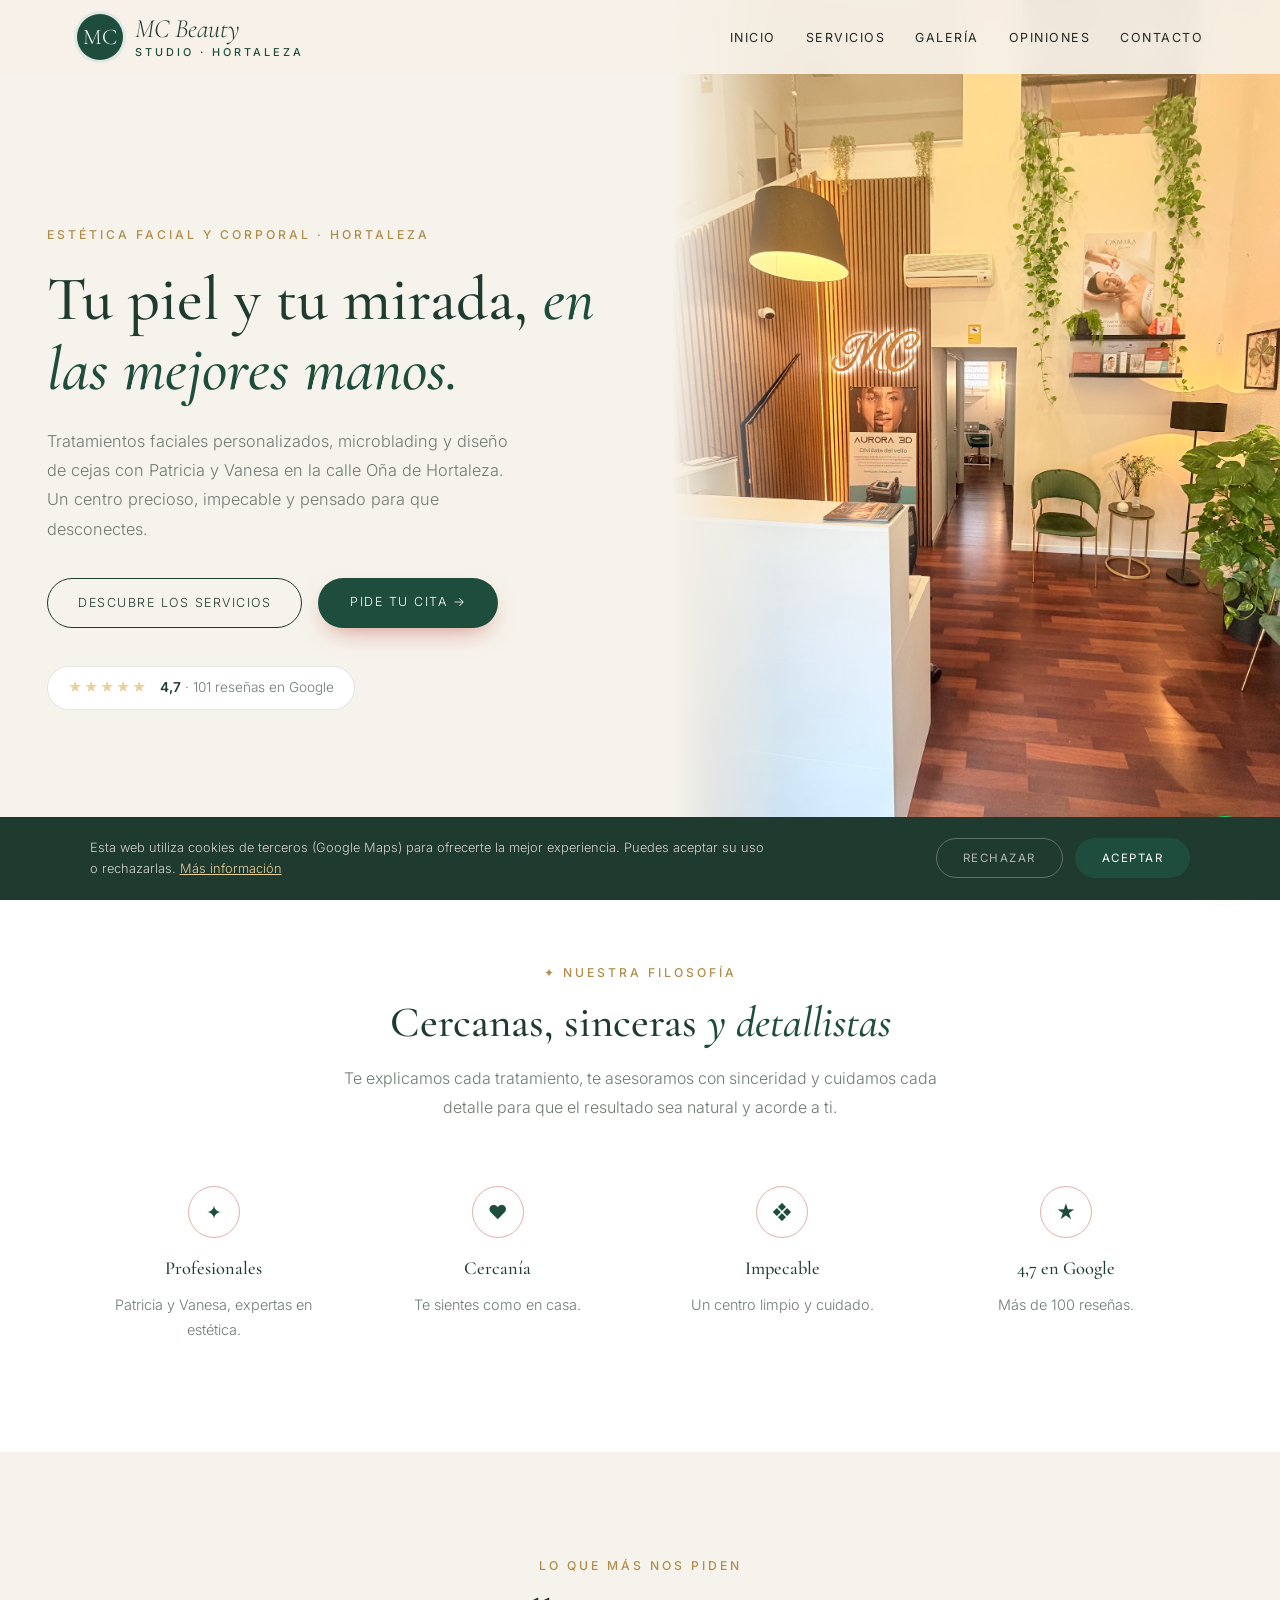
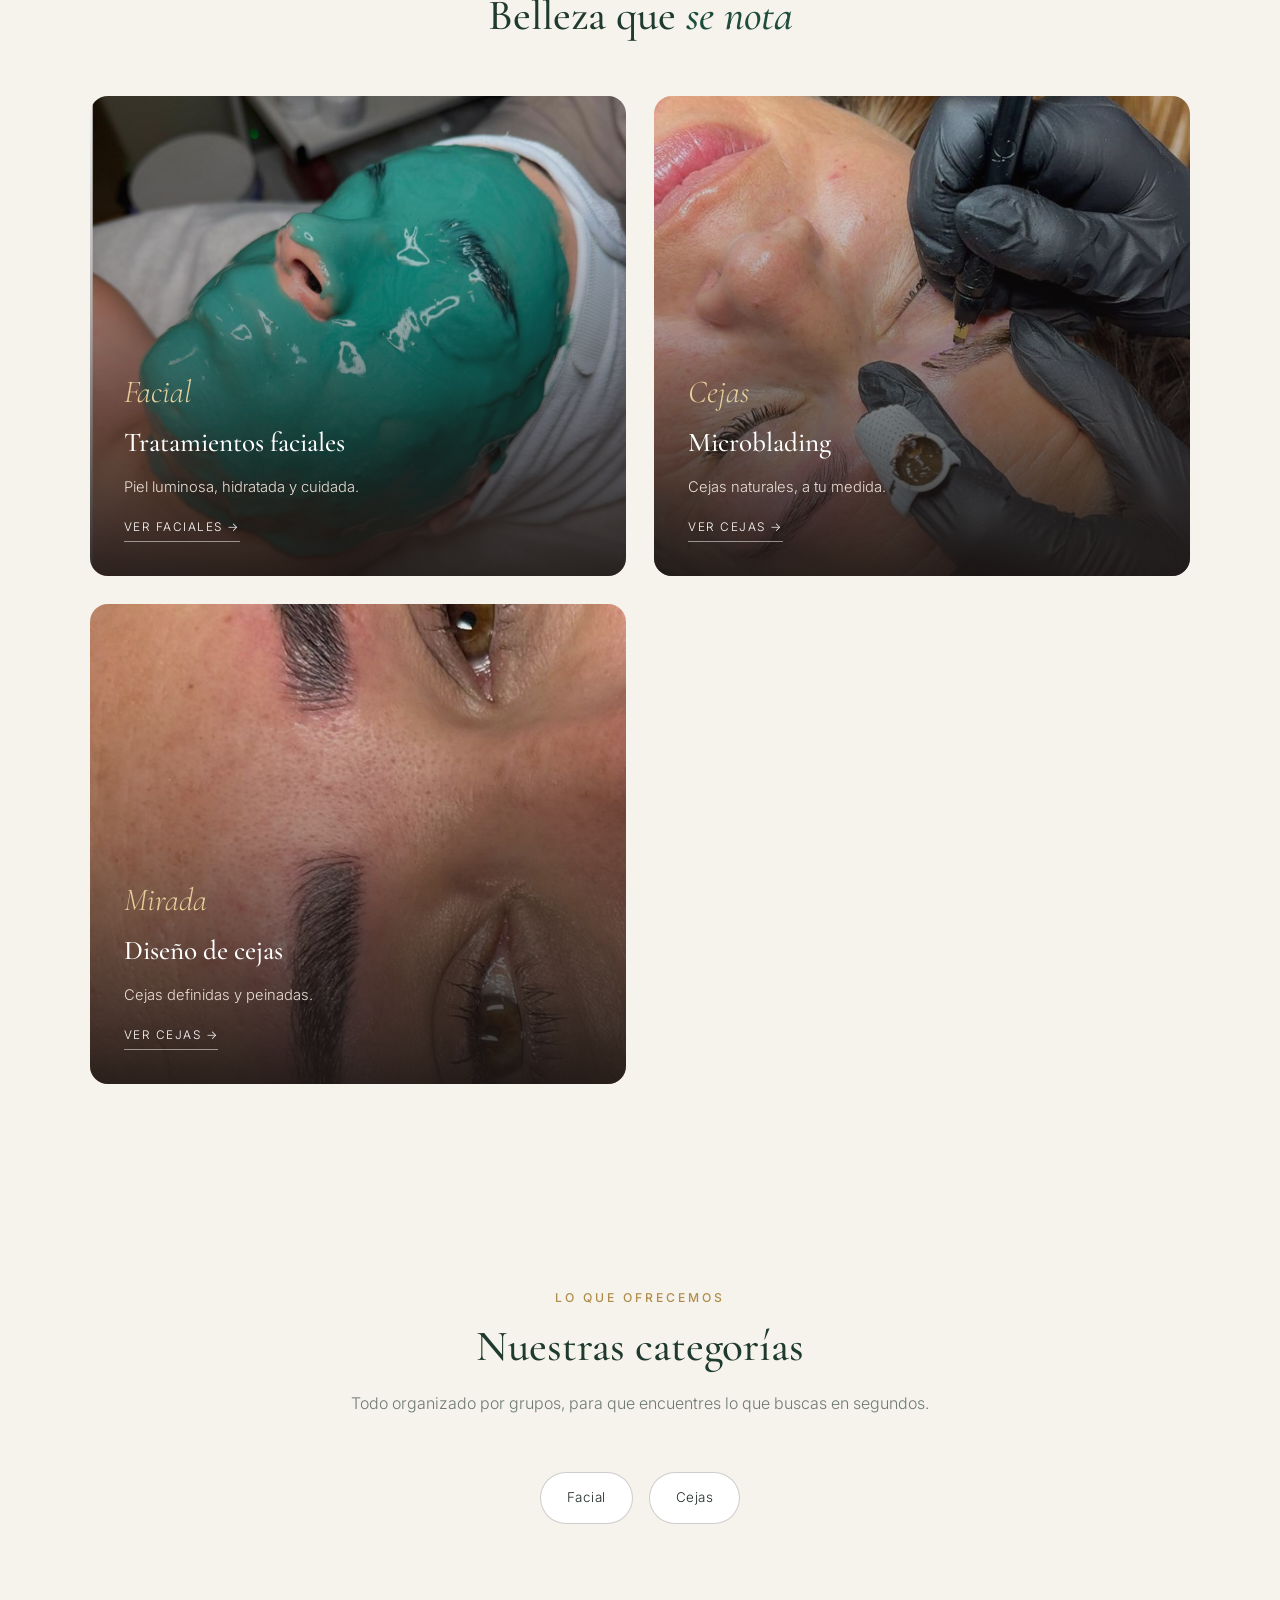
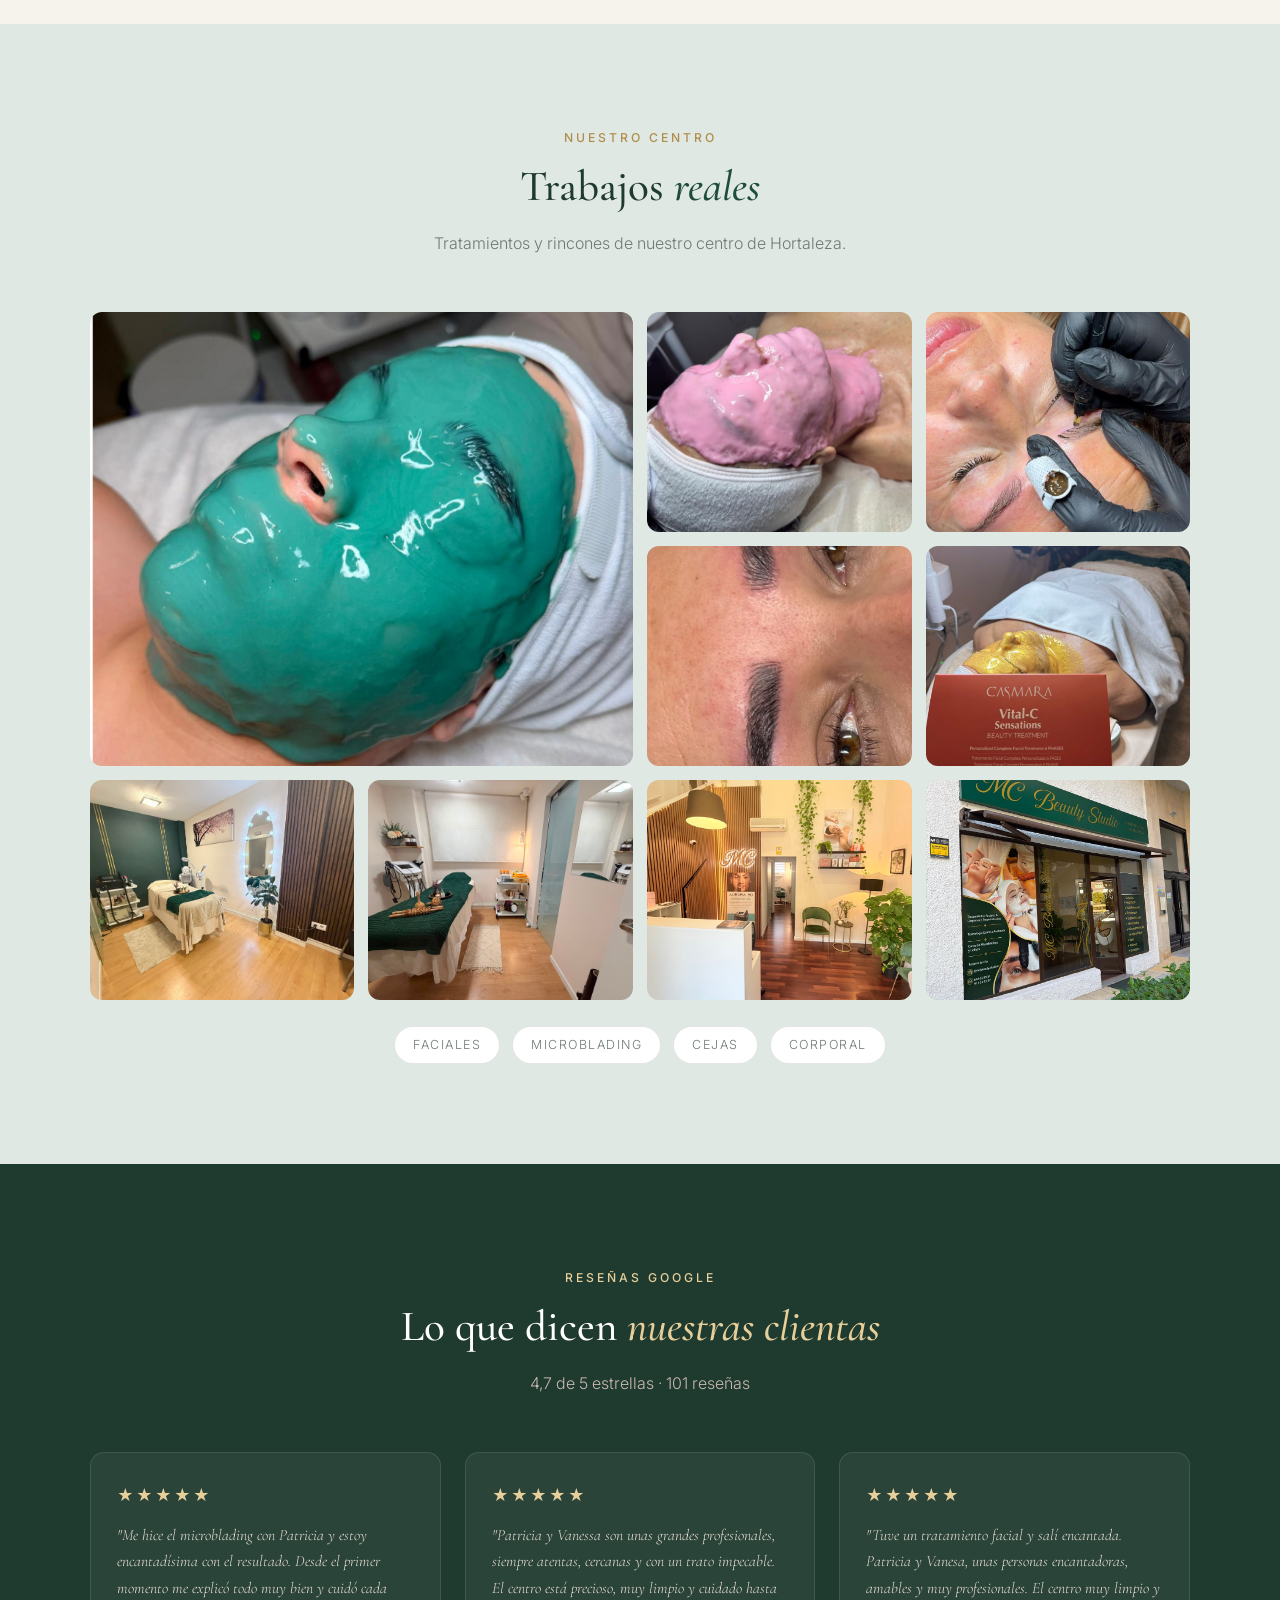
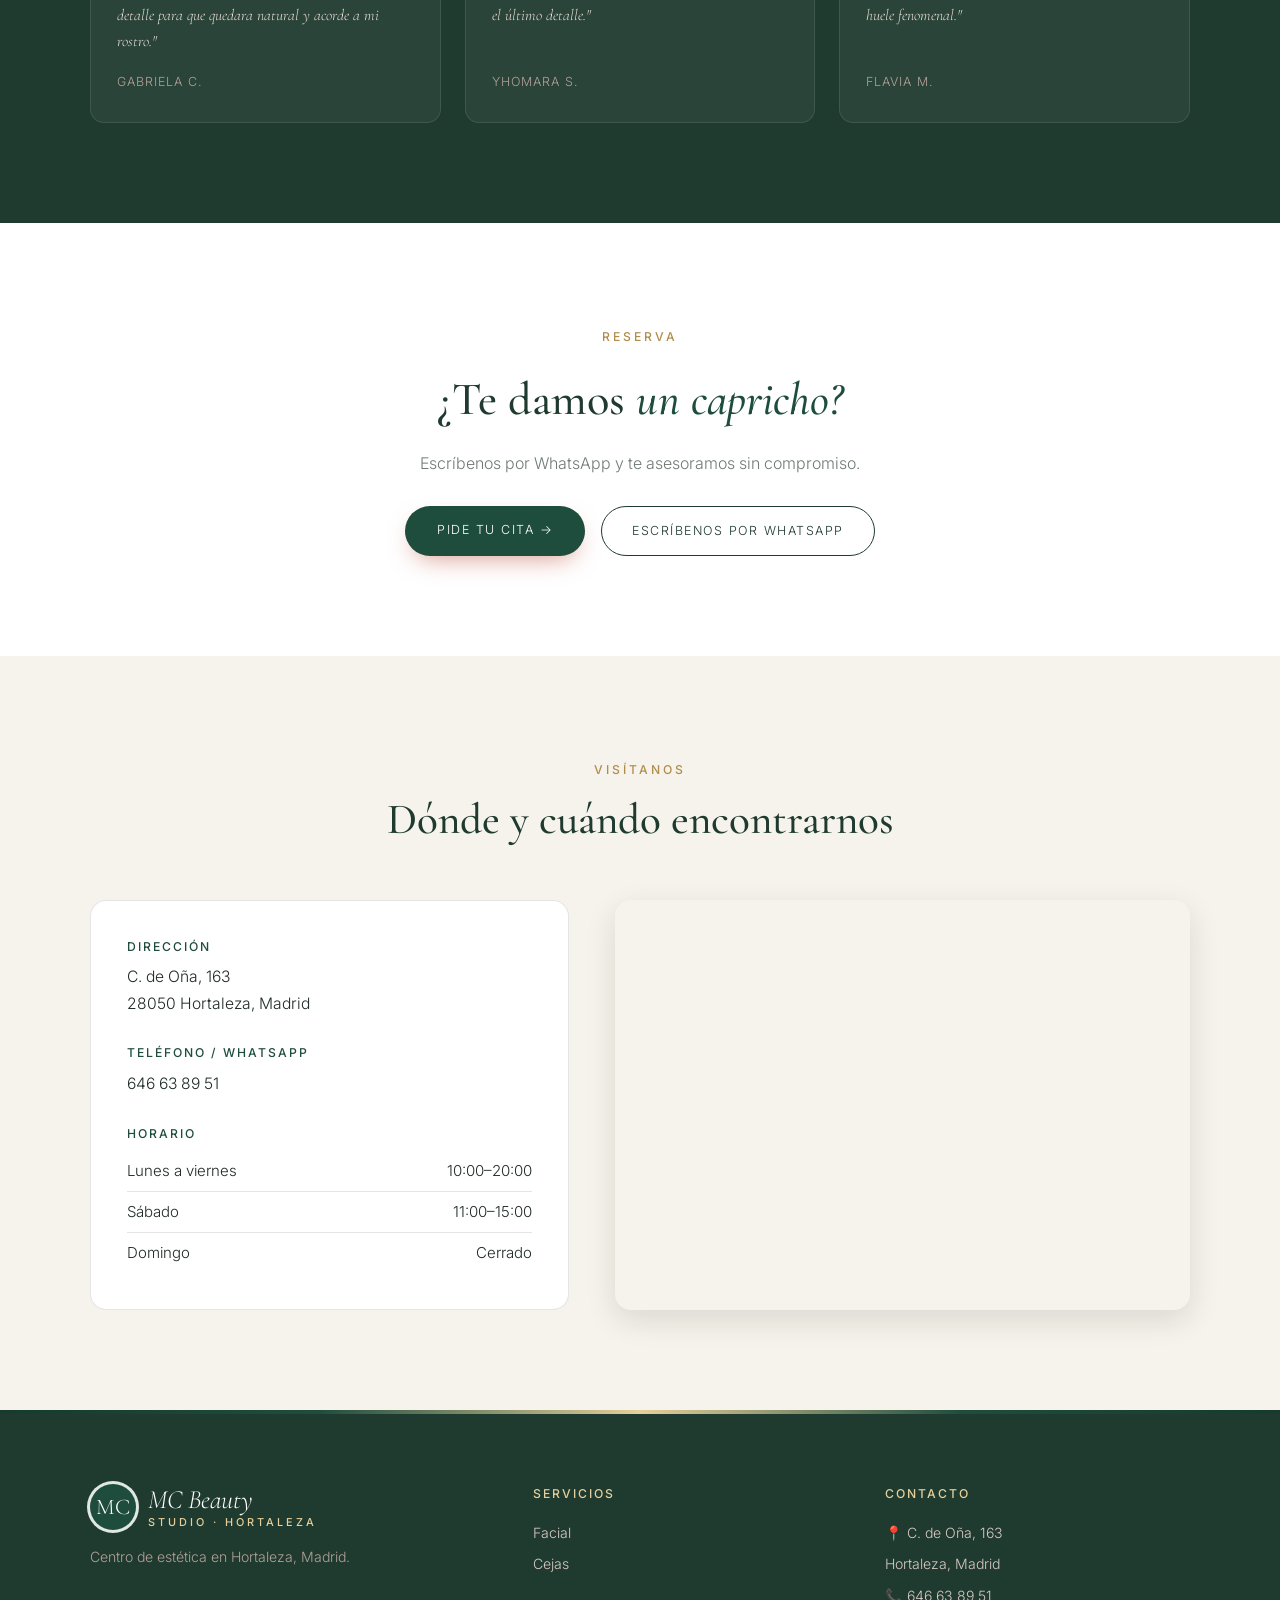
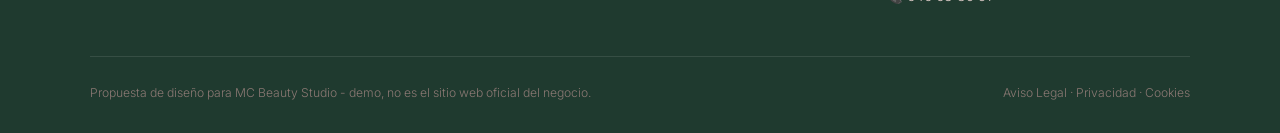
<file: index.html>
<!DOCTYPE html>
<html lang="es">
<head>
<meta charset="UTF-8">
<meta name="viewport" content="width=device-width, initial-scale=1.0">
<title>MC Beauty Studio — Centro de estética en Hortaleza</title>
<meta name="description" content="MC Beauty Studio, centro de estética en C. de Oña 163, Hortaleza (Madrid). Tratamientos faciales, microblading y cejas con Patricia y Vanesa. 4,7★ con 101 reseñas en Google.">
<meta name="theme-color" content="#1f3a2f">
<meta property="og:title" content="MC Beauty Studio · Madrid">
<meta property="og:image" content="maps_08.jpg">

<link rel="preconnect" href="https://fonts.googleapis.com"><link rel="preconnect" href="https://fonts.gstatic.com" crossorigin><link href="https://fonts.googleapis.com/css2?family=Cormorant+Garamond:ital,wght@0,500;0,600;1,500&family=Inter:wght@300;400;500;600&display=swap" rel="stylesheet">
<link rel="stylesheet" href="styles.css">
</head>
<body>

<header id="header">
  <a href="index.html" class="logo" aria-label="MC Beauty Studio, inicio"><span class="logo-mark">MC</span><span class="logo-text"><span class="script">MC Beauty</span><small>studio · Hortaleza</small></span></a>
  <nav id="nav" aria-label="Navegación principal"><ul><li><a href="index.html#inicio">Inicio</a></li><li><a href="servicios.html">Servicios</a></li><li><a href="index.html#galeria">Galería</a></li><li><a href="index.html#opiniones">Opiniones</a></li><li><a href="index.html#contacto">Contacto</a></li></ul></nav><button class="nav-toggle" id="navToggle" aria-label="Abrir menú">☰</button>
</header>

<section class="hero" id="inicio">
  <div class="hero-text">
    <span class="eyebrow">Estética facial y corporal · Hortaleza</span>
    <h1>Tu piel y tu mirada, <em>en las mejores manos.</em></h1>
    <p>Tratamientos faciales personalizados, microblading y diseño de cejas con Patricia y Vanesa en la calle Oña de Hortaleza. Un centro precioso, impecable y pensado para que desconectes.</p>
    <div class="hero-ctas">
      <a href="servicios.html" class="btn-outline">Descubre los servicios</a>
      <a href="https://wa.me/34646638951?text=Hola%2C%20he%20visto%20vuestra%20web%20y%20me%20gustar%C3%ADa%20pedir%20cita%20en%20MC%20Beauty%20Studio" class="btn-solid" target="_blank" rel="noopener">Pide tu cita →</a>
    </div>
    <a class="hero-rating" href="https://www.google.com/maps/search/?api=1&query=MC+Beauty+Studio,+Calle+de+O%C3%B1a+163,+Madrid" target="_blank" rel="noopener"><span class="stars">★★★★★</span><span><strong>4,7</strong> · 101 reseñas en Google</span></a>
  </div>
  <div class="hero-img"><img src="maps_08.jpg" alt="Recepción de MC Beauty Studio en Hortaleza" style="object-position:center 40%;"></div>
</section>

<section class="trust">
  <div class="section-head">
    <span class="eyebrow">✦ Nuestra filosofía</span>
    <h2>Cercanas, sinceras <em>y detallistas</em></h2>
    <p>Te explicamos cada tratamiento, te asesoramos con sinceridad y cuidamos cada detalle para que el resultado sea natural y acorde a ti.</p>
  </div>
  <div class="trust-grid">
    <div class="trust-card"><span class="trust-ic">✦</span><h3>Profesionales</h3><p>Patricia y Vanesa, expertas en estética.</p></div>
    <div class="trust-card"><span class="trust-ic">♥</span><h3>Cercanía</h3><p>Te sientes como en casa.</p></div>
    <div class="trust-card"><span class="trust-ic">❖</span><h3>Impecable</h3><p>Un centro limpio y cuidado.</p></div>
    <div class="trust-card"><span class="trust-ic">★</span><h3>4,7 en Google</h3><p>Más de 100 reseñas.</p></div>
  </div>
</section>

<section class="worlds">
  <div class="section-head">
    <span class="eyebrow">Lo que más nos piden</span>
    <h2>Belleza que <em>se nota</em></h2>
  </div>
  <div class="worlds-grid">
    <a href="servicios.html#facial" class="world-card"><img src="maps_05.jpg" alt="Tratamientos faciales"><div class="world-text"><span class="script">Facial</span><h3>Tratamientos faciales</h3><p>Piel luminosa, hidratada y cuidada.</p><span class="world-link">Ver faciales →</span></div></a>
    <a href="servicios.html#cejas" class="world-card"><img src="maps_03.jpg" alt="Microblading"><div class="world-text"><span class="script">Cejas</span><h3>Microblading</h3><p>Cejas naturales, a tu medida.</p><span class="world-link">Ver cejas →</span></div></a>
    <a href="servicios.html#cejas" class="world-card"><img src="maps_10.jpg" alt="Diseño de cejas"><div class="world-text"><span class="script">Mirada</span><h3>Diseño de cejas</h3><p>Cejas definidas y peinadas.</p><span class="world-link">Ver cejas →</span></div></a>
  </div>
</section>

<section>
  <div class="section-head">
    <span class="eyebrow">Lo que ofrecemos</span>
    <h2>Nuestras categorías</h2>
    <p>Todo organizado por grupos, para que encuentres lo que buscas en segundos.</p>
  </div>
  <div class="cat-pills">
    <a href="servicios.html#facial" class="cat-pill">Facial</a>
    <a href="servicios.html#cejas" class="cat-pill">Cejas</a>
  </div>
</section>

<section class="gallery-wrap" id="galeria">
  <div class="section-head">
    <span class="eyebrow">Nuestro centro</span>
    <h2>Trabajos <em>reales</em></h2>
    <p>Tratamientos y rincones de nuestro centro de Hortaleza.</p>
  </div>
  <div class="gallery">
    <figure class="big"><img src="maps_05.jpg" alt="Mascarilla facial" loading="lazy"></figure>
    <figure><img src="maps_02.jpg" alt="Tratamiento facial con mascarilla" loading="lazy"></figure>
    <figure><img src="maps_03.jpg" alt="Microblading de cejas" loading="lazy"></figure>
    <figure><img src="maps_10.jpg" alt="Cejas definidas" loading="lazy"></figure>
    <figure><img src="maps_09.jpg" alt="Tratamiento facial Vital-C" loading="lazy"></figure>
    <figure><img src="maps_04.jpg" alt="Cabina de tratamientos" loading="lazy"></figure>
    <figure><img src="maps_06.jpg" alt="Cabina corporal" loading="lazy"></figure>
    <figure><img src="maps_08.jpg" alt="Recepción" loading="lazy"></figure>
    <figure><img src="maps_07.jpg" alt="Fachada en la calle Oña" loading="lazy"></figure>
  </div>
  <div class="brands"><span>Faciales</span><span>Microblading</span><span>Cejas</span><span>Corporal</span></div>
</section>

<section class="reviews-wrap" id="opiniones">
  <div class="section-head">
    <span class="eyebrow">Reseñas Google</span>
    <h2>Lo que dicen <em>nuestras clientas</em></h2>
    <p>4,7 de 5 estrellas · 101 reseñas</p>
  </div>
  <div class="review-grid">
    <div class="review-card"><div class="stars">★★★★★</div><p>"Me hice el microblading con Patricia y estoy encantadísima con el resultado. Desde el primer momento me explicó todo muy bien y cuidó cada detalle para que quedara natural y acorde a mi rostro."</p><cite>Gabriela C.</cite></div>
    <div class="review-card"><div class="stars">★★★★★</div><p>"Patricia y Vanessa son unas grandes profesionales, siempre atentas, cercanas y con un trato impecable. El centro está precioso, muy limpio y cuidado hasta el último detalle."</p><cite>Yhomara S.</cite></div>
    <div class="review-card"><div class="stars">★★★★★</div><p>"Tuve un tratamiento facial y salí encantada. Patricia y Vanesa, unas personas encantadoras, amables y muy profesionales. El centro muy limpio y huele fenomenal."</p><cite>Flavia M.</cite></div>
  </div>
</section>

<section class="cta-section">
  <span class="eyebrow">Reserva</span>
  <h2>¿Te damos <em>un capricho?</em></h2>
  <p>Escríbenos por WhatsApp y te asesoramos sin compromiso.</p>
  <div class="cta-row">
    <a href="https://wa.me/34646638951?text=Hola%2C%20he%20visto%20vuestra%20web%20y%20me%20gustar%C3%ADa%20pedir%20cita%20en%20MC%20Beauty%20Studio" class="btn-solid" target="_blank" rel="noopener">Pide tu cita →</a>
    <a href="https://wa.me/34646638951?text=Hola%2C%20he%20visto%20vuestra%20web%20y%20me%20gustar%C3%ADa%20pedir%20cita%20en%20MC%20Beauty%20Studio" class="btn-outline" target="_blank" rel="noopener">Escríbenos por WhatsApp</a>
  </div>
</section>

<section class="contact-section" id="contacto">
  <div class="section-head">
    <span class="eyebrow">Visítanos</span>
    <h2>Dónde y cuándo encontrarnos</h2>
  </div>
  <div class="contact-grid">
    <div class="contact-info">
      <div class="contact-block"><h3>Dirección</h3><p>C. de Oña, 163<br>28050 Hortaleza, Madrid</p></div>
      <div class="contact-block"><h3>Teléfono / WhatsApp</h3><p><a href="tel:+34646638951">646 63 89 51</a></p></div>
      <div class="contact-block"><h3>Horario</h3><ul class="hours-list"><li><span>Lunes a viernes</span><span>10:00–20:00</span></li><li><span>Sábado</span><span>11:00–15:00</span></li><li><span>Domingo</span><span>Cerrado</span></li></ul></div>
      
    </div>
    <div class="contact-map">
      <iframe title="Mapa de MC Beauty Studio" src="https://www.google.com/maps?q=MC+Beauty+Studio,+Calle+de+O%C3%B1a+163,+Madrid&output=embed" width="100%" height="100%" style="border:0;" allowfullscreen="" loading="lazy" referrerpolicy="no-referrer-when-downgrade"></iframe>
    </div>
  </div>
</section>

<footer>
  <div class="footer-grid">
    <div class="footer-brand">
      <a href="index.html" class="logo light"><span class="logo-mark">MC</span><span class="logo-text"><span class="script">MC Beauty</span><small>studio · Hortaleza</small></span></a>
      <p>Centro de estética en Hortaleza, Madrid.</p>
    </div>
    <div><h4>Servicios</h4><ul><li><a href="servicios.html#facial">Facial</a></li><li><a href="servicios.html#cejas">Cejas</a></li></ul></div>
    <div><h4>Contacto</h4><ul><li>📍 C. de Oña, 163</li><li>Hortaleza, Madrid</li><li>📞 <a href="tel:+34646638951">646 63 89 51</a></li></ul></div>
  </div>
  <div class="footer-bottom">
    <span>Propuesta de diseño para MC Beauty Studio - demo, no es el sitio web oficial del negocio.</span>
    <span><a href="aviso-legal.html">Aviso Legal</a> &middot; <a href="politica-privacidad.html">Privacidad</a> &middot; <a href="politica-cookies.html">Cookies</a></span>
  </div>
</footer>

<div id="cookie-banner" class="cookie-banner"><p>Esta web utiliza cookies de terceros (Google Maps) para ofrecerte la mejor experiencia. Puedes aceptar su uso o rechazarlas. <a href="politica-cookies.html">Más información</a></p><div class="cookie-actions"><button onclick="setCookieChoice('rejected')" class="ck-reject">Rechazar</button><button onclick="setCookieChoice('accepted')" class="ck-accept">Aceptar</button></div></div>
<div class="social-fabs"><a class="wa-fab" href="https://wa.me/34646638951?text=Hola%2C%20he%20visto%20vuestra%20web%20y%20me%20gustar%C3%ADa%20pedir%20cita%20en%20MC%20Beauty%20Studio" target="_blank" rel="noopener" aria-label="Escribir por WhatsApp"><svg width="28" height="28" viewBox="0 0 24 24" fill="white"><path d="M17.5 14.4c-.3-.1-1.8-.9-2-1s-.5-.1-.7.1-.8 1-.9 1.2-.3.2-.6.1a8.2 8.2 0 0 1-2.4-1.5 9 9 0 0 1-1.7-2.1c-.2-.3 0-.5.1-.6l.4-.5.3-.5v-.5l-.9-2.2c-.2-.6-.5-.5-.7-.5h-.6a1.1 1.1 0 0 0-.8.4 3.4 3.4 0 0 0-1 2.5 5.9 5.9 0 0 0 1.2 3.1 13.5 13.5 0 0 0 5.2 4.6c2.6 1 2.6.7 3.1.6a2.6 2.6 0 0 0 1.7-1.2 2.1 2.1 0 0 0 .2-1.2c-.1-.1-.3-.2-.6-.3ZM12 21.8a9.8 9.8 0 0 1-5-1.4l-.4-.2-3.7 1 1-3.6-.2-.4A9.8 9.8 0 1 1 12 21.8Zm8.4-18.3A11.8 11.8 0 0 0 1.8 17.7L.2 23.8l6.3-1.6a11.8 11.8 0 0 0 5.6 1.4A11.8 11.8 0 0 0 20.4 3.5Z"/></svg></a></div>
<script src="main.js"></script>
</body>
</html>
</file>
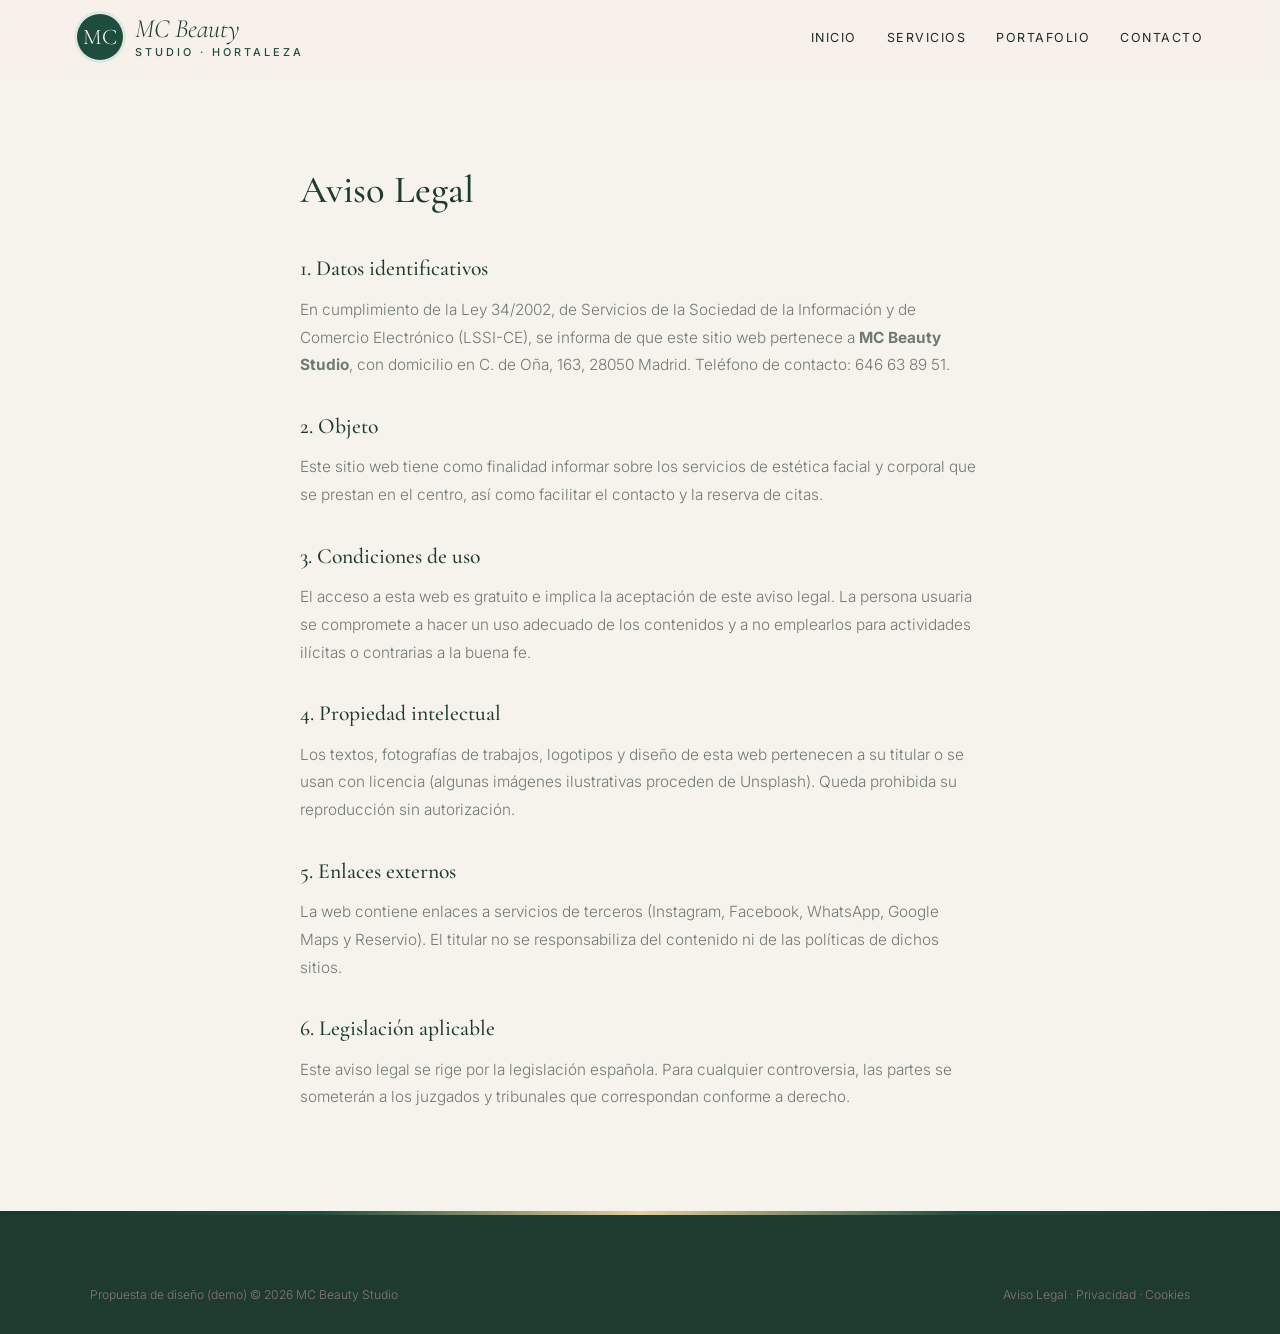
<file: aviso-legal.html>
<!DOCTYPE html>
<html lang="es">
<head>
<meta charset="UTF-8">
<meta name="viewport" content="width=device-width, initial-scale=1.0">
<title>Aviso Legal — MC Beauty Studio</title>
<meta name="robots" content="noindex">

<link rel="preconnect" href="https://fonts.googleapis.com">
<link href="https://fonts.googleapis.com/css2?family=Cormorant+Garamond:ital,wght@0,500;0,600;1,500&family=Inter:wght@300;400;500;600&display=swap" rel="stylesheet">
<link rel="stylesheet" href="styles.css">
</head>
<body>
<header id="header" class="scrolled">
  <a href="index.html" class="logo" aria-label="MC Beauty Studio, inicio">
    <span class="logo-mark">MC</span>
    <span class="logo-text"><span class="script">MC Beauty</span><small>studio · Hortaleza</small></span>
  </a>
  <nav id="nav" aria-label="Navegación principal">
    <ul>
      <li><a href="index.html#inicio">Inicio</a></li>
      <li><a href="servicios.html">Servicios</a></li>
      <li><a href="portafolio.html">Portafolio</a></li>
      <li><a href="index.html#contacto">Contacto</a></li>
    </ul>
  </nav>
  <button class="nav-toggle" id="navToggle" aria-label="Abrir menú">☰</button>
</header>
<main class="legal"><h1>Aviso Legal</h1>
<h2>1. Datos identificativos</h2>
<p>En cumplimiento de la Ley 34/2002, de Servicios de la Sociedad de la Información y de Comercio Electrónico (LSSI-CE), se informa de que este sitio web pertenece a <strong>MC Beauty Studio</strong>, con domicilio en C. de Oña, 163, 28050 Madrid. Teléfono de contacto: 646 63 89 51.</p>
<h2>2. Objeto</h2>
<p>Este sitio web tiene como finalidad informar sobre los servicios de estética facial y corporal que se prestan en el centro, así como facilitar el contacto y la reserva de citas.</p>
<h2>3. Condiciones de uso</h2>
<p>El acceso a esta web es gratuito e implica la aceptación de este aviso legal. La persona usuaria se compromete a hacer un uso adecuado de los contenidos y a no emplearlos para actividades ilícitas o contrarias a la buena fe.</p>
<h2>4. Propiedad intelectual</h2>
<p>Los textos, fotografías de trabajos, logotipos y diseño de esta web pertenecen a su titular o se usan con licencia (algunas imágenes ilustrativas proceden de Unsplash). Queda prohibida su reproducción sin autorización.</p>
<h2>5. Enlaces externos</h2>
<p>La web contiene enlaces a servicios de terceros (Instagram, Facebook, WhatsApp, Google Maps y Reservio). El titular no se responsabiliza del contenido ni de las políticas de dichos sitios.</p>
<h2>6. Legislación aplicable</h2>
<p>Este aviso legal se rige por la legislación española. Para cualquier controversia, las partes se someterán a los juzgados y tribunales que correspondan conforme a derecho.</p></main>
<footer>
  <div class="footer-bottom" style="margin-top:0">
    <span>Propuesta de diseño (demo) © 2026 MC Beauty Studio</span>
    <span><a href="aviso-legal.html">Aviso Legal</a> &middot; <a href="politica-privacidad.html">Privacidad</a> &middot; <a href="politica-cookies.html">Cookies</a></span>
  </div>
</footer>
<script src="main.js"></script>
</body>
</html>
</file>
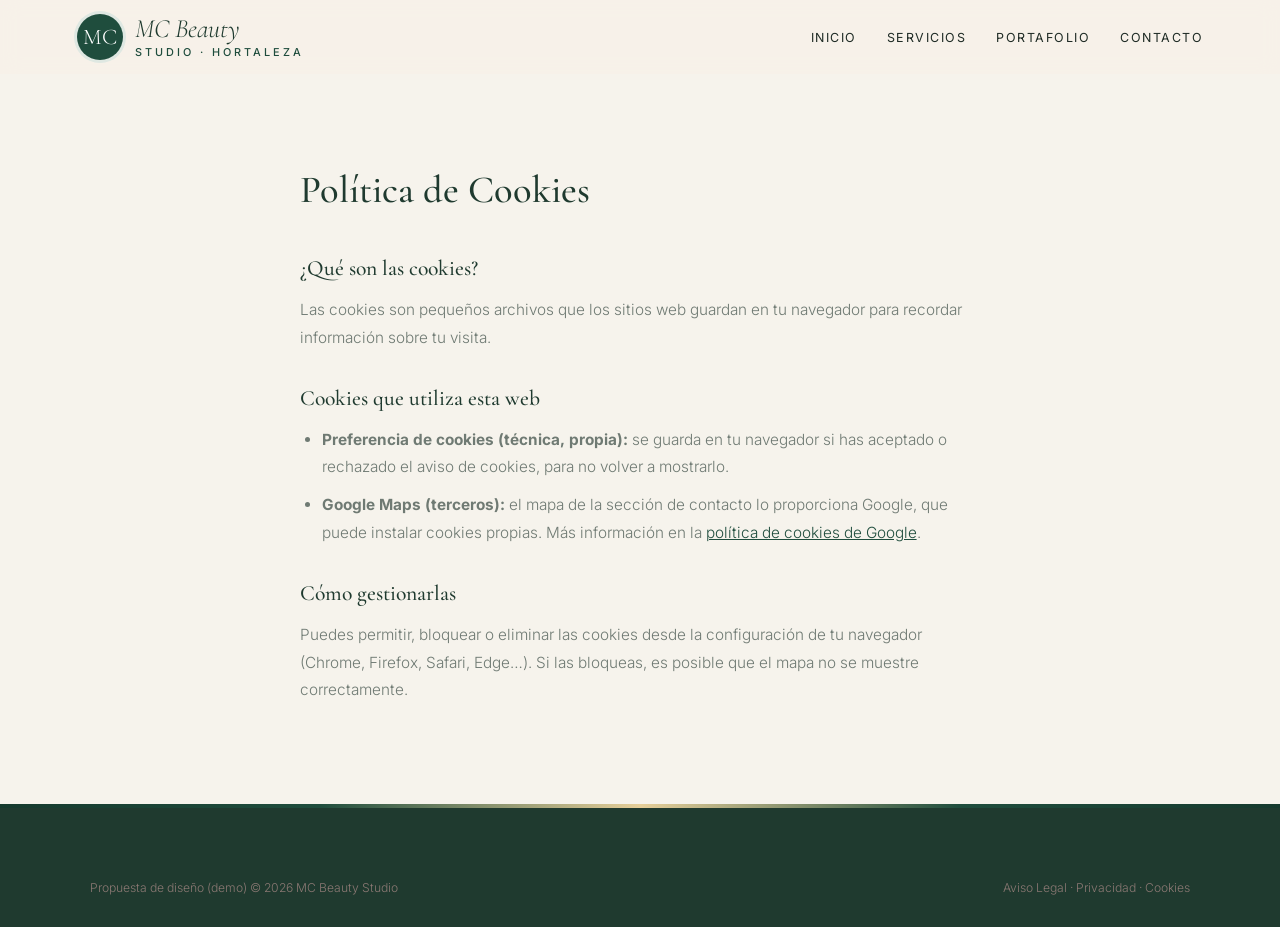
<file: politica-cookies.html>
<!DOCTYPE html>
<html lang="es">
<head>
<meta charset="UTF-8">
<meta name="viewport" content="width=device-width, initial-scale=1.0">
<title>Política de Cookies — MC Beauty Studio</title>
<meta name="robots" content="noindex">

<link rel="preconnect" href="https://fonts.googleapis.com">
<link href="https://fonts.googleapis.com/css2?family=Cormorant+Garamond:ital,wght@0,500;0,600;1,500&family=Inter:wght@300;400;500;600&display=swap" rel="stylesheet">
<link rel="stylesheet" href="styles.css">
</head>
<body>
<header id="header" class="scrolled">
  <a href="index.html" class="logo" aria-label="MC Beauty Studio, inicio">
    <span class="logo-mark">MC</span>
    <span class="logo-text"><span class="script">MC Beauty</span><small>studio · Hortaleza</small></span>
  </a>
  <nav id="nav" aria-label="Navegación principal">
    <ul>
      <li><a href="index.html#inicio">Inicio</a></li>
      <li><a href="servicios.html">Servicios</a></li>
      <li><a href="portafolio.html">Portafolio</a></li>
      <li><a href="index.html#contacto">Contacto</a></li>
    </ul>
  </nav>
  <button class="nav-toggle" id="navToggle" aria-label="Abrir menú">☰</button>
</header>
<main class="legal"><h1>Política de Cookies</h1>
<h2>¿Qué son las cookies?</h2>
<p>Las cookies son pequeños archivos que los sitios web guardan en tu navegador para recordar información sobre tu visita.</p>
<h2>Cookies que utiliza esta web</h2>
<ul>
<li><strong>Preferencia de cookies (técnica, propia):</strong> se guarda en tu navegador si has aceptado o rechazado el aviso de cookies, para no volver a mostrarlo.</li>
<li><strong>Google Maps (terceros):</strong> el mapa de la sección de contacto lo proporciona Google, que puede instalar cookies propias. Más información en la <a href="https://policies.google.com/technologies/cookies" target="_blank" rel="noopener">política de cookies de Google</a>.</li>
</ul>
<h2>Cómo gestionarlas</h2>
<p>Puedes permitir, bloquear o eliminar las cookies desde la configuración de tu navegador (Chrome, Firefox, Safari, Edge…). Si las bloqueas, es posible que el mapa no se muestre correctamente.</p></main>
<footer>
  <div class="footer-bottom" style="margin-top:0">
    <span>Propuesta de diseño (demo) © 2026 MC Beauty Studio</span>
    <span><a href="aviso-legal.html">Aviso Legal</a> &middot; <a href="politica-privacidad.html">Privacidad</a> &middot; <a href="politica-cookies.html">Cookies</a></span>
  </div>
</footer>
<script src="main.js"></script>
</body>
</html>
</file>
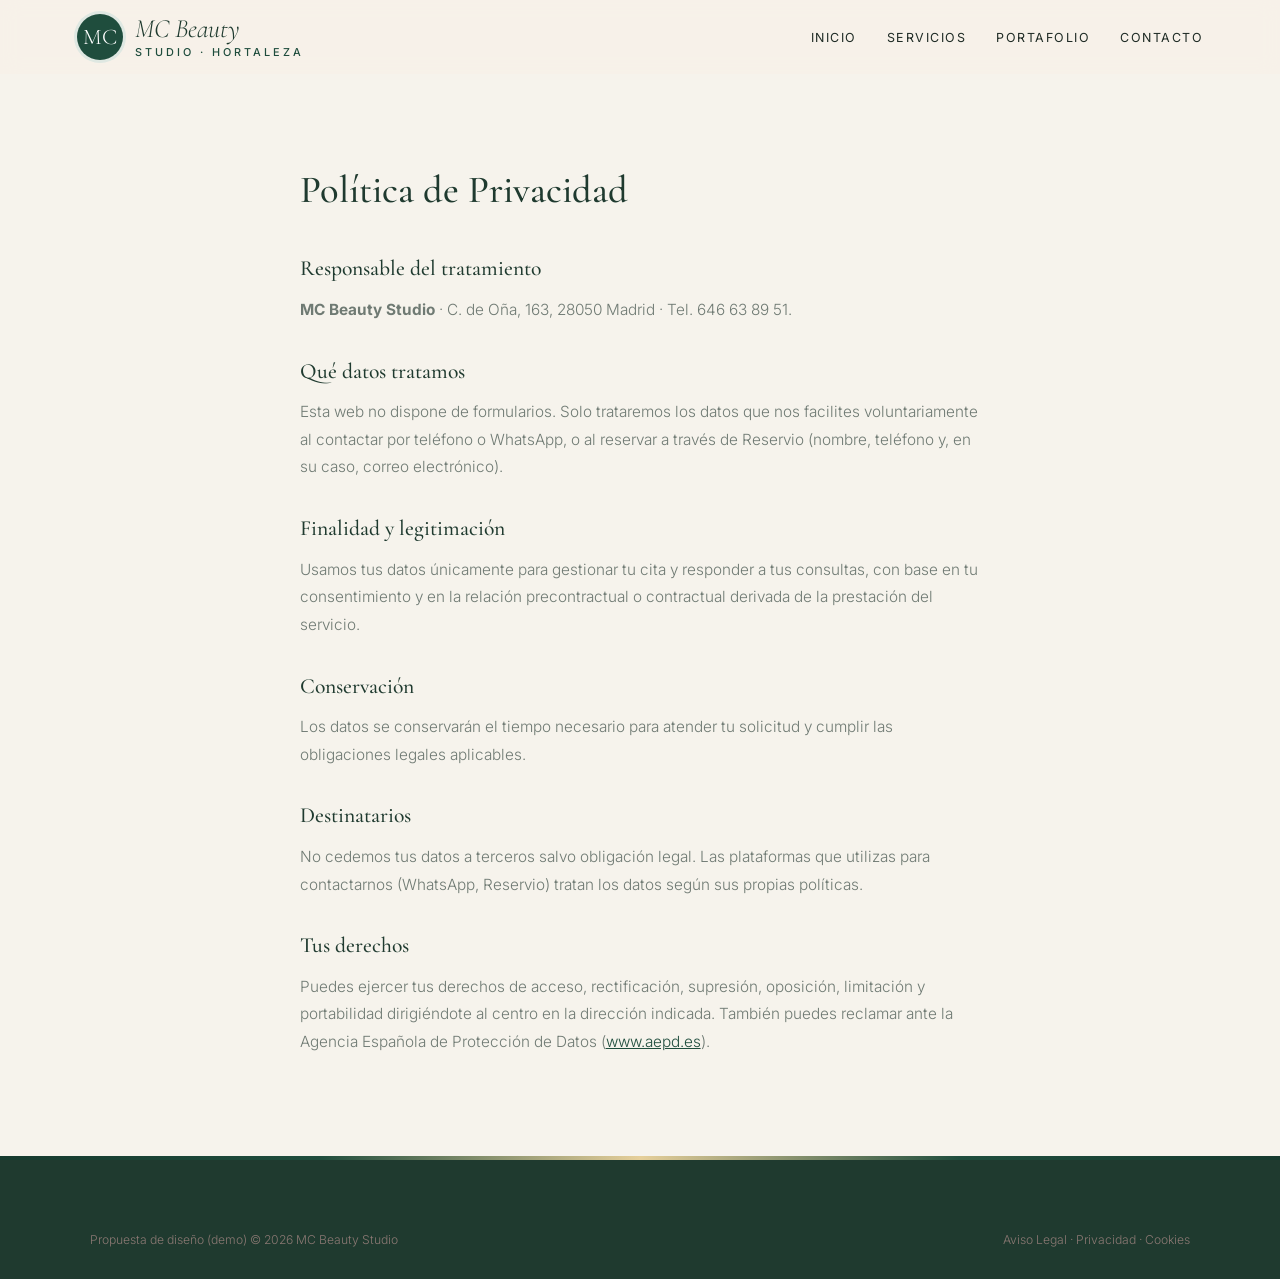
<file: politica-privacidad.html>
<!DOCTYPE html>
<html lang="es">
<head>
<meta charset="UTF-8">
<meta name="viewport" content="width=device-width, initial-scale=1.0">
<title>Política de Privacidad — MC Beauty Studio</title>
<meta name="robots" content="noindex">

<link rel="preconnect" href="https://fonts.googleapis.com">
<link href="https://fonts.googleapis.com/css2?family=Cormorant+Garamond:ital,wght@0,500;0,600;1,500&family=Inter:wght@300;400;500;600&display=swap" rel="stylesheet">
<link rel="stylesheet" href="styles.css">
</head>
<body>
<header id="header" class="scrolled">
  <a href="index.html" class="logo" aria-label="MC Beauty Studio, inicio">
    <span class="logo-mark">MC</span>
    <span class="logo-text"><span class="script">MC Beauty</span><small>studio · Hortaleza</small></span>
  </a>
  <nav id="nav" aria-label="Navegación principal">
    <ul>
      <li><a href="index.html#inicio">Inicio</a></li>
      <li><a href="servicios.html">Servicios</a></li>
      <li><a href="portafolio.html">Portafolio</a></li>
      <li><a href="index.html#contacto">Contacto</a></li>
    </ul>
  </nav>
  <button class="nav-toggle" id="navToggle" aria-label="Abrir menú">☰</button>
</header>
<main class="legal"><h1>Política de Privacidad</h1>
<h2>Responsable del tratamiento</h2>
<p><strong>MC Beauty Studio</strong> · C. de Oña, 163, 28050 Madrid · Tel. 646 63 89 51.</p>
<h2>Qué datos tratamos</h2>
<p>Esta web no dispone de formularios. Solo trataremos los datos que nos facilites voluntariamente al contactar por teléfono o WhatsApp, o al reservar a través de Reservio (nombre, teléfono y, en su caso, correo electrónico).</p>
<h2>Finalidad y legitimación</h2>
<p>Usamos tus datos únicamente para gestionar tu cita y responder a tus consultas, con base en tu consentimiento y en la relación precontractual o contractual derivada de la prestación del servicio.</p>
<h2>Conservación</h2>
<p>Los datos se conservarán el tiempo necesario para atender tu solicitud y cumplir las obligaciones legales aplicables.</p>
<h2>Destinatarios</h2>
<p>No cedemos tus datos a terceros salvo obligación legal. Las plataformas que utilizas para contactarnos (WhatsApp, Reservio) tratan los datos según sus propias políticas.</p>
<h2>Tus derechos</h2>
<p>Puedes ejercer tus derechos de acceso, rectificación, supresión, oposición, limitación y portabilidad dirigiéndote al centro en la dirección indicada. También puedes reclamar ante la Agencia Española de Protección de Datos (<a href="https://www.aepd.es" target="_blank" rel="noopener">www.aepd.es</a>).</p></main>
<footer>
  <div class="footer-bottom" style="margin-top:0">
    <span>Propuesta de diseño (demo) © 2026 MC Beauty Studio</span>
    <span><a href="aviso-legal.html">Aviso Legal</a> &middot; <a href="politica-privacidad.html">Privacidad</a> &middot; <a href="politica-cookies.html">Cookies</a></span>
  </div>
</footer>
<script src="main.js"></script>
</body>
</html>
</file>
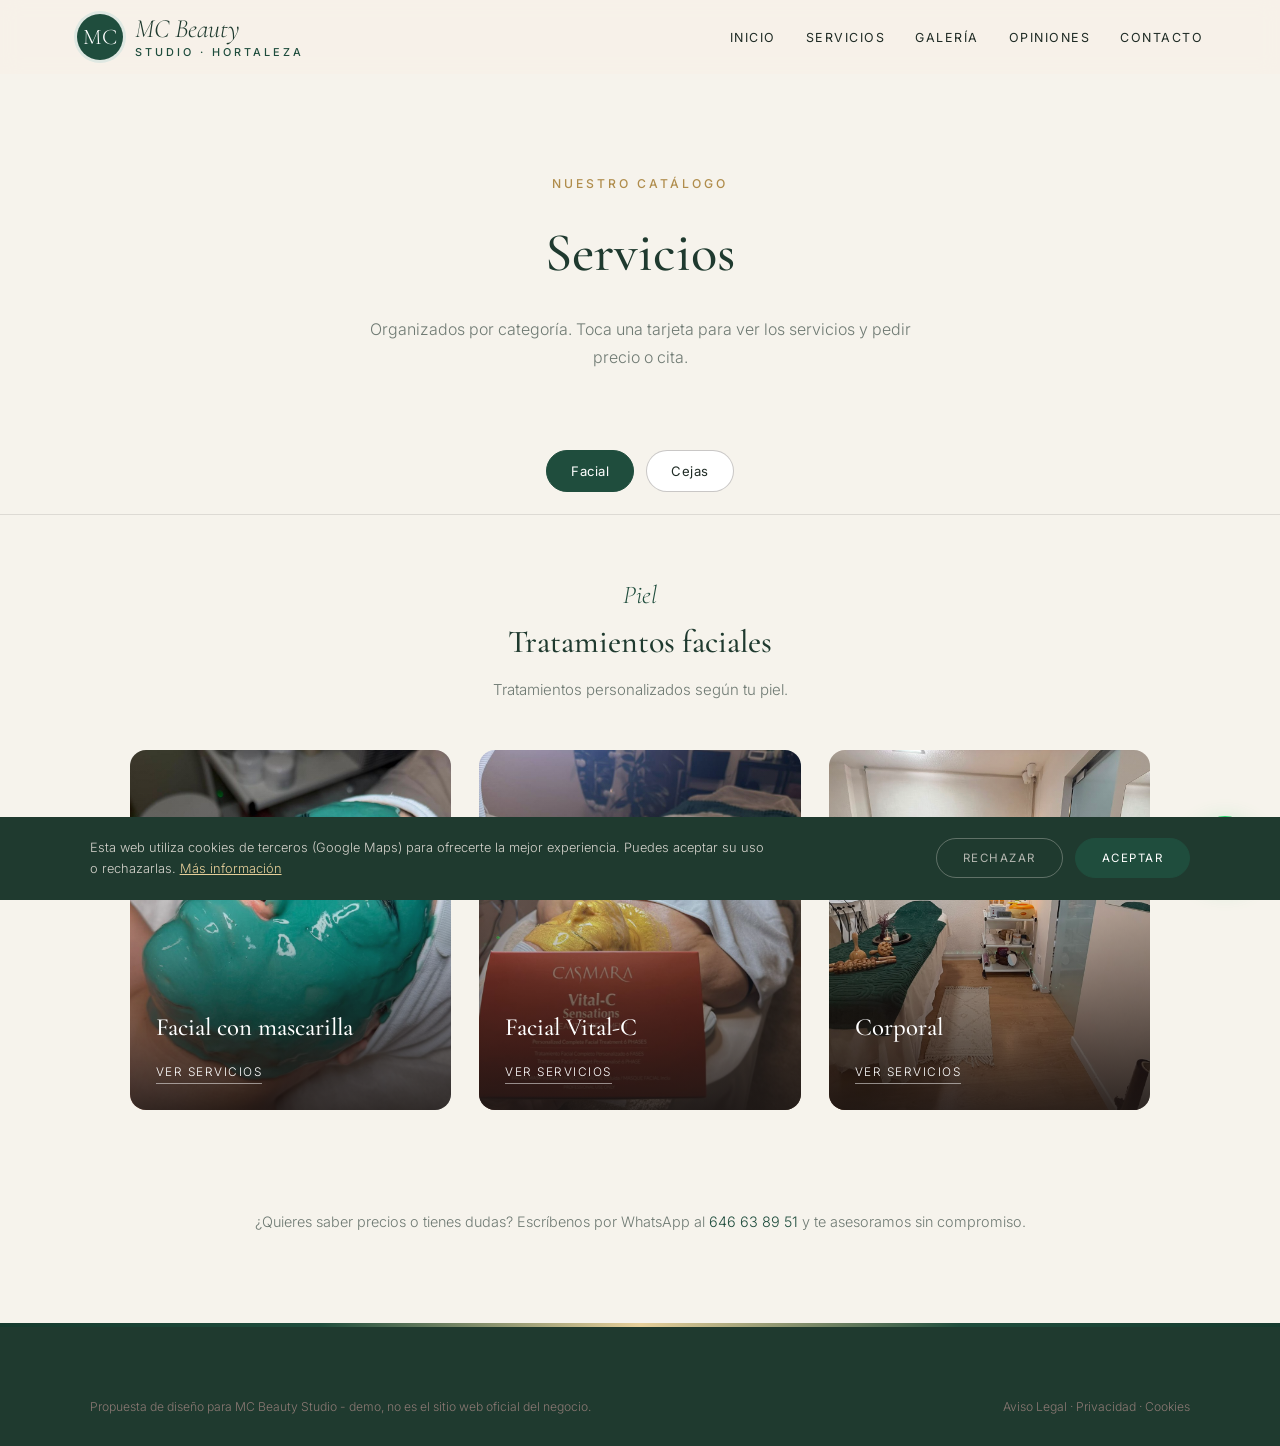
<file: servicios.html>
<!DOCTYPE html>
<html lang="es">
<head>
<meta charset="UTF-8">
<meta name="viewport" content="width=device-width, initial-scale=1.0">
<title>Servicios — MC Beauty Studio · Madrid</title>
<meta name="description" content="Servicios de MC Beauty Studio en Madrid.">

<link rel="preconnect" href="https://fonts.googleapis.com"><link rel="preconnect" href="https://fonts.gstatic.com" crossorigin><link href="https://fonts.googleapis.com/css2?family=Cormorant+Garamond:ital,wght@0,500;0,600;1,500&family=Inter:wght@300;400;500;600&display=swap" rel="stylesheet">
<link rel="stylesheet" href="styles.css">
</head>
<body>

<header id="header" class="scrolled">
  <a href="index.html" class="logo" aria-label="MC Beauty Studio, inicio"><span class="logo-mark">MC</span><span class="logo-text"><span class="script">MC Beauty</span><small>studio · Hortaleza</small></span></a>
  <nav id="nav" aria-label="Navegación principal"><ul><li><a href="index.html#inicio">Inicio</a></li><li><a href="servicios.html">Servicios</a></li><li><a href="index.html#galeria">Galería</a></li><li><a href="index.html#opiniones">Opiniones</a></li><li><a href="index.html#contacto">Contacto</a></li></ul></nav><button class="nav-toggle" id="navToggle" aria-label="Abrir menú">☰</button>
</header>

<div class="page-hero">
  <span class="eyebrow">Nuestro catálogo</span>
  <h1>Servicios</h1>
  <p>Organizados por categoría. Toca una tarjeta para ver los servicios y pedir precio o cita.</p>
</div>

<div class="tabs">
  <button class="tab-btn active" data-tab="facial">Facial</button>
  <button class="tab-btn" data-tab="cejas">Cejas</button>
  
</div>

<div class="tab-panel active" id="facial">
  <div class="tab-intro"><span class="script">Piel</span><h2>Tratamientos faciales</h2><p>Tratamientos personalizados según tu piel.</p></div>
  <div class="cat-grid">
    <div class="cat-card" onclick="openModal('mascarillas')"><img src="maps_05.jpg" alt="Facial con mascarilla" loading="lazy"><div class="cat-card-text"><h3>Facial con mascarilla</h3><span>Ver servicios</span></div></div>
    <div class="cat-card" onclick="openModal('vitalc')"><img src="maps_09.jpg" alt="Facial Vital-C" loading="lazy"><div class="cat-card-text"><h3>Facial Vital-C</h3><span>Ver servicios</span></div></div>
    <div class="cat-card" onclick="openModal('corporal')"><img src="maps_06.jpg" alt="Corporal" loading="lazy"><div class="cat-card-text"><h3>Corporal</h3><span>Ver servicios</span></div></div>
  </div>
</div>

<div class="tab-panel" id="cejas">
  <div class="tab-intro"><span class="script">Mirada</span><h2>Cejas</h2><p>Resultados naturales que enmarcan tu rostro.</p></div>
  <div class="cat-grid">
    <div class="cat-card" onclick="openModal('microblading')"><img src="maps_03.jpg" alt="Microblading" loading="lazy"><div class="cat-card-text"><h3>Microblading</h3><span>Ver servicios</span></div></div>
    <div class="cat-card" onclick="openModal('diseno')"><img src="maps_10.jpg" alt="Diseño de cejas" loading="lazy"><div class="cat-card-text"><h3>Diseño de cejas</h3><span>Ver servicios</span></div></div>
  </div>
</div>


<p class="services-note">¿Quieres saber precios o tienes dudas? Escríbenos por WhatsApp al <a href="https://wa.me/34646638951" target="_blank" rel="noopener" style="color:var(--red)">646 63 89 51</a> y te asesoramos sin compromiso.</p>

<div class="modal-overlay" id="modal-mascarillas"><div class="modal">
  <button class="modal-close" onclick="closeModal('mascarillas')" aria-label="Cerrar">×</button>
  <h3>Facial con mascarilla</h3><p class="modal-sub">Hidratación</p>
  <div class="svc-row"><div><div class="svc-name">Limpieza y mascarilla</div><span class="svc-desc"></span></div><div class="svc-price">Consultar</div></div>
  <div class="svc-row"><div><div class="svc-name">Piel luminosa y tersa</div><span class="svc-desc"></span></div><div class="svc-price">Consultar</div></div>
  <a class="modal-cta alt" href="https://wa.me/34646638951?text=Hola%2C%20quiero%20informaci%C3%B3n%20sobre%20facial%20con%20mascarilla" target="_blank" rel="noopener">Pedir cita por WhatsApp</a>
</div></div>

<div class="modal-overlay" id="modal-vitalc"><div class="modal">
  <button class="modal-close" onclick="closeModal('vitalc')" aria-label="Cerrar">×</button>
  <h3>Facial Vital-C</h3><p class="modal-sub">Luminosidad</p>
  <div class="svc-row"><div><div class="svc-name">Tratamiento con vitamina C</div><span class="svc-desc"></span></div><div class="svc-price">Consultar</div></div>
  <div class="svc-row"><div><div class="svc-name">Personalizado</div><span class="svc-desc"></span></div><div class="svc-price">Consultar</div></div>
  <a class="modal-cta alt" href="https://wa.me/34646638951?text=Hola%2C%20quiero%20informaci%C3%B3n%20sobre%20facial%20vital-c" target="_blank" rel="noopener">Pedir cita por WhatsApp</a>
</div></div>

<div class="modal-overlay" id="modal-corporal"><div class="modal">
  <button class="modal-close" onclick="closeModal('corporal')" aria-label="Cerrar">×</button>
  <h3>Corporal</h3><p class="modal-sub">Cabina</p>
  <div class="svc-row"><div><div class="svc-name">Tratamientos corporales personalizados</div><span class="svc-desc"></span></div><div class="svc-price">Consultar</div></div>
  <a class="modal-cta alt" href="https://wa.me/34646638951?text=Hola%2C%20quiero%20informaci%C3%B3n%20sobre%20corporal" target="_blank" rel="noopener">Pedir cita por WhatsApp</a>
</div></div>

<div class="modal-overlay" id="modal-microblading"><div class="modal">
  <button class="modal-close" onclick="closeModal('microblading')" aria-label="Cerrar">×</button>
  <h3>Microblading</h3><p class="modal-sub">Pelo a pelo</p>
  <div class="svc-row"><div><div class="svc-name">Diseño a tu medida</div><span class="svc-desc"></span></div><div class="svc-price">Consultar</div></div>
  <div class="svc-row"><div><div class="svc-name">Resultado natural</div><span class="svc-desc"></span></div><div class="svc-price">Consultar</div></div>
  <a class="modal-cta alt" href="https://wa.me/34646638951?text=Hola%2C%20quiero%20informaci%C3%B3n%20sobre%20microblading" target="_blank" rel="noopener">Pedir cita por WhatsApp</a>
</div></div>

<div class="modal-overlay" id="modal-diseno"><div class="modal">
  <button class="modal-close" onclick="closeModal('diseno')" aria-label="Cerrar">×</button>
  <h3>Diseño de cejas</h3><p class="modal-sub">Definición</p>
  <div class="svc-row"><div><div class="svc-name">Cejas definidas y peinadas</div><span class="svc-desc"></span></div><div class="svc-price">Consultar</div></div>
  <a class="modal-cta alt" href="https://wa.me/34646638951?text=Hola%2C%20quiero%20informaci%C3%B3n%20sobre%20dise%C3%B1o%20de%20cejas" target="_blank" rel="noopener">Pedir cita por WhatsApp</a>
</div></div>


<footer>
  <div class="footer-bottom" style="margin-top:0">
    <span>Propuesta de diseño para MC Beauty Studio - demo, no es el sitio web oficial del negocio.</span>
    <span><a href="aviso-legal.html">Aviso Legal</a> &middot; <a href="politica-privacidad.html">Privacidad</a> &middot; <a href="politica-cookies.html">Cookies</a></span>
  </div>
</footer>

<div id="cookie-banner" class="cookie-banner"><p>Esta web utiliza cookies de terceros (Google Maps) para ofrecerte la mejor experiencia. Puedes aceptar su uso o rechazarlas. <a href="politica-cookies.html">Más información</a></p><div class="cookie-actions"><button onclick="setCookieChoice('rejected')" class="ck-reject">Rechazar</button><button onclick="setCookieChoice('accepted')" class="ck-accept">Aceptar</button></div></div>
<div class="social-fabs"><a class="wa-fab" href="https://wa.me/34646638951?text=Hola%2C%20he%20visto%20vuestra%20web%20y%20me%20gustar%C3%ADa%20pedir%20cita%20en%20MC%20Beauty%20Studio" target="_blank" rel="noopener" aria-label="Escribir por WhatsApp"><svg width="28" height="28" viewBox="0 0 24 24" fill="white"><path d="M17.5 14.4c-.3-.1-1.8-.9-2-1s-.5-.1-.7.1-.8 1-.9 1.2-.3.2-.6.1a8.2 8.2 0 0 1-2.4-1.5 9 9 0 0 1-1.7-2.1c-.2-.3 0-.5.1-.6l.4-.5.3-.5v-.5l-.9-2.2c-.2-.6-.5-.5-.7-.5h-.6a1.1 1.1 0 0 0-.8.4 3.4 3.4 0 0 0-1 2.5 5.9 5.9 0 0 0 1.2 3.1 13.5 13.5 0 0 0 5.2 4.6c2.6 1 2.6.7 3.1.6a2.6 2.6 0 0 0 1.7-1.2 2.1 2.1 0 0 0 .2-1.2c-.1-.1-.3-.2-.6-.3ZM12 21.8a9.8 9.8 0 0 1-5-1.4l-.4-.2-3.7 1 1-3.6-.2-.4A9.8 9.8 0 1 1 12 21.8Zm8.4-18.3A11.8 11.8 0 0 0 1.8 17.7L.2 23.8l6.3-1.6a11.8 11.8 0 0 0 5.6 1.4A11.8 11.8 0 0 0 20.4 3.5Z"/></svg></a></div>
<script src="main.js"></script>
</body>
</html>
</file>
<file: styles.css>
:root{
  --cream:#f6f3ec; --paper:#ffffff; --tint:#dfe8e2; --ink:#1f2b25; --dark:#1f3a2f; --muted:#6f7a73;
  --red:#1f4d3d; --red-dark:#163a2e; --teal:#b08d4c; --gold:#e6cf9a; --line:rgba(0,0,0,.1);
  --brand-gradient:linear-gradient(90deg,#163a2e,#1f4d3d,#e6cf9a,#1f4d3d,#163a2e);
}
*{margin:0;padding:0;box-sizing:border-box;}
html{scroll-behavior:smooth;}
body{font-family:'Inter',sans-serif;background:var(--cream);color:var(--ink);overflow-x:hidden;font-weight:300;line-height:1.6;}
a{text-decoration:none;color:inherit;}
h1,h2,h3{font-family:'Cormorant Garamond',serif;font-weight:500;}
h1 em,h2 em{font-style:italic;color:var(--red);}
img{max-width:100%;display:block;}
.script{font-family:'Cormorant Garamond',serif;font-style:italic;}

/* HEADER */
header{position:fixed;top:0;left:0;right:0;z-index:100;display:flex;justify-content:space-between;align-items:center;padding:14px 6%;background:rgba(247,241,233,.92);backdrop-filter:blur(10px);-webkit-backdrop-filter:blur(10px);transition:box-shadow .3s,padding .3s;}
header.scrolled{box-shadow:0 2px 24px rgba(28,22,20,.1);padding:8px 6%;}
.logo{display:flex;align-items:center;gap:12px;color:var(--dark);}
.logo-badge{width:58px;height:58px;border-radius:50%;object-fit:cover;box-shadow:0 0 0 2px var(--gold),0 6px 16px rgba(28,22,20,.15);transition:width .3s,height .3s;}
header.scrolled .logo-badge{width:46px;height:46px;}
.logo-text{display:flex;flex-direction:column;line-height:1;}
.logo-text .script{font-size:1.65rem;color:var(--dark);}
.logo-text small{font-size:.68rem;letter-spacing:3px;text-transform:uppercase;color:var(--red);margin-top:4px;font-weight:500;}
.logo.light .logo-text .script{color:#fff;}
.logo.light .logo-text small{color:var(--gold);}
nav ul{list-style:none;display:flex;gap:30px;}
nav a{font-size:.78rem;letter-spacing:1.5px;text-transform:uppercase;font-weight:400;position:relative;padding:4px 0;}
nav a::after{content:"";position:absolute;left:0;bottom:-2px;height:1px;width:100%;background:var(--red);transform:scaleX(0);transform-origin:right;transition:transform .3s;}
nav a:hover::after{transform:scaleX(1);transform-origin:left;}
.nav-toggle{display:none;font-size:1.6rem;background:none;border:none;color:var(--dark);cursor:pointer;}

/* BOTONES */
.btn-outline{display:inline-block;border:1px solid var(--dark);color:var(--dark);padding:14px 30px;font-size:.78rem;letter-spacing:1.5px;text-transform:uppercase;border-radius:40px;transition:all .25s;}
.btn-outline:hover{background:var(--dark);color:var(--cream);}
.btn-outline.light{border-color:rgba(255,255,255,.5);color:#fff;}
.btn-outline.light:hover{background:#fff;color:var(--dark);}
.btn-solid{display:inline-block;background:var(--red);color:#fff;padding:14px 32px;font-size:.78rem;letter-spacing:1.5px;text-transform:uppercase;border-radius:40px;transition:transform .25s,box-shadow .25s,background .25s;box-shadow:0 10px 26px -10px rgba(181,64,44,.6);}
.btn-solid:hover{transform:translateY(-2px);background:var(--red-dark);}

/* HERO */
.hero{min-height:95vh;display:grid;grid-template-columns:1.05fr .95fr;align-items:stretch;padding:0;}
.hero-text{display:flex;flex-direction:column;justify-content:center;padding:150px 7% 70px;}
.eyebrow{display:inline-block;color:var(--teal);text-transform:uppercase;letter-spacing:3px;font-size:.76rem;font-weight:500;}
.hero-text .eyebrow{margin-bottom:20px;}
.hero-text h1{font-size:clamp(2.4rem,5vw,3.9rem);line-height:1.12;margin-bottom:22px;color:var(--dark);}
.hero-text p{font-size:1.02rem;color:var(--muted);max-width:470px;line-height:1.8;margin-bottom:34px;}
.hero-ctas{display:flex;gap:16px;flex-wrap:wrap;}
.hero-rating{display:inline-flex;align-items:center;gap:12px;margin-top:38px;padding:10px 20px;border:1px solid var(--line);border-radius:40px;background:var(--paper);font-size:.85rem;color:var(--muted);align-self:flex-start;}
.hero-rating strong{color:var(--dark);font-weight:600;}
.stars{color:var(--gold);letter-spacing:2px;}
.hero-img{position:relative;overflow:hidden;}
.hero-img img{width:100%;height:100%;object-fit:cover;position:absolute;inset:0;}
.hero-img::after{content:"";position:absolute;inset:0;background:linear-gradient(90deg,var(--cream) 0%,rgba(247,241,233,0) 18%);}

/* SECCIONES */
section{padding:100px 7%;}
.section-head{text-align:center;max-width:640px;margin:0 auto 54px;}
.section-head h2{font-size:clamp(1.9rem,4vw,2.7rem);margin-top:12px;color:var(--dark);line-height:1.2;}
.section-head p{margin-top:16px;color:var(--muted);line-height:1.8;}

.trust{background:var(--paper);border-top:4px solid transparent;border-image:var(--brand-gradient) 1;}
.trust-grid{display:grid;grid-template-columns:repeat(auto-fit,minmax(230px,1fr));gap:36px;max-width:1150px;margin:0 auto;}
.trust-card{text-align:center;padding:10px;}
.trust-ic{display:inline-grid;place-items:center;width:52px;height:52px;border-radius:50%;border:1px solid rgba(181,64,44,.4);color:var(--red);font-size:1.2rem;margin-bottom:16px;}
.trust-card h3{font-size:1.15rem;color:var(--dark);margin-bottom:10px;}
.trust-card p{font-size:.9rem;color:var(--muted);line-height:1.7;}

/* DOS MUNDOS */
.worlds{background:var(--cream);}
.worlds-grid{display:grid;grid-template-columns:1fr 1fr;gap:28px;max-width:1150px;margin:0 auto;}
.world-card{position:relative;border-radius:18px;overflow:hidden;min-height:480px;display:flex;align-items:flex-end;color:#fff;}
.world-card img{position:absolute;inset:0;width:100%;height:100%;object-fit:cover;transition:transform .6s;}
.world-card:hover img{transform:scale(1.05);}
.world-card::after{content:"";position:absolute;inset:0;background:linear-gradient(to top,rgba(28,22,20,.92) 0%,rgba(28,22,20,.35) 55%,rgba(28,22,20,.05) 100%);}
.world-text{position:relative;z-index:2;padding:34px;}
.world-text .script{font-size:2rem;color:var(--gold);}
.world-text h3{font-size:1.7rem;margin:4px 0 10px;}
.world-text p{font-size:.92rem;color:#eadfd6;line-height:1.7;max-width:440px;}
.world-link{display:inline-block;margin-top:18px;font-size:.74rem;letter-spacing:1.5px;text-transform:uppercase;border-bottom:1px solid rgba(255,255,255,.5);padding-bottom:4px;}

/* PILLS */
.cat-pills{display:flex;flex-wrap:wrap;gap:16px;justify-content:center;max-width:1000px;margin:0 auto;}
.cat-pill{border:1px solid rgba(43,33,29,.22);padding:14px 26px;border-radius:30px;font-size:.84rem;letter-spacing:.5px;transition:all .2s;background:var(--paper);}
.cat-pill:hover{background:var(--red);color:#fff;border-color:var(--red);}

/* GALERIA */
.gallery-wrap{background:var(--tint);}
.gallery{max-width:1200px;margin:0 auto;display:grid;grid-template-columns:repeat(4,1fr);grid-auto-rows:220px;gap:14px;}
.gallery figure{overflow:hidden;border-radius:12px;margin:0;}
.gallery img{width:100%;height:100%;object-fit:cover;transition:transform .5s;}
.gallery figure:hover img{transform:scale(1.05);}
.gallery .big{grid-column:span 2;grid-row:span 2;}

/* RESEÑAS */
.reviews-wrap{background:var(--dark);color:#fff;position:relative;}
.reviews-wrap .section-head h2{color:#fff;}
.reviews-wrap .section-head h2 em{color:var(--gold);}
.reviews-wrap .section-head p{color:#c9b9b2;}
.reviews-wrap .eyebrow{color:var(--gold);}
.review-grid{display:grid;grid-template-columns:repeat(auto-fit,minmax(300px,1fr));gap:24px;max-width:1150px;margin:0 auto;}
.review-card{background:rgba(255,255,255,.05);border:1px solid rgba(255,255,255,.1);padding:30px 26px;border-radius:14px;display:flex;flex-direction:column;}
.review-card .stars{margin-bottom:14px;}
.review-card p{font-family:'Cormorant Garamond',serif;font-size:.98rem;color:#eadfd6;line-height:1.7;font-style:italic;margin-bottom:16px;flex:1;}
.review-card cite{font-size:.78rem;color:#b3a099;font-style:normal;text-transform:uppercase;letter-spacing:1px;}

/* CTA */
.cta-section{text-align:center;background:var(--paper);}
.cta-section h2{font-size:clamp(2rem,4vw,2.9rem);color:var(--dark);margin:14px 0 14px;}
.cta-section p{color:var(--muted);margin-bottom:30px;}
.cta-row{display:flex;gap:16px;justify-content:center;flex-wrap:wrap;}

/* CONTACTO */
.contact-section{background:var(--cream);}
.contact-grid{display:grid;grid-template-columns:1fr 1.2fr;gap:46px;max-width:1150px;margin:0 auto;align-items:stretch;}
.contact-info{display:flex;flex-direction:column;gap:26px;background:var(--paper);border:1px solid var(--line);border-radius:16px;padding:36px;}
.contact-block h3{font-family:'Inter',sans-serif;font-size:.76rem;text-transform:uppercase;letter-spacing:2px;color:var(--red);font-weight:500;margin-bottom:8px;}
.contact-block p{font-size:.98rem;color:var(--ink);line-height:1.7;}
.contact-block a:hover{color:var(--red);}
.hours-list{list-style:none;}
.hours-list li{display:flex;justify-content:space-between;gap:20px;padding:8px 0;border-bottom:1px solid var(--line);font-size:.94rem;}
.hours-list li:last-child{border-bottom:none;}
.contact-map{border-radius:16px;overflow:hidden;min-height:380px;box-shadow:0 10px 30px rgba(28,22,20,.12);}
.contact-map iframe{display:block;min-height:380px;}

/* FOOTER */
footer{background:var(--dark);color:#d9c9c5;padding:70px 7% 30px;border-top:4px solid transparent;border-image:var(--brand-gradient) 1;}
.footer-grid{display:grid;grid-template-columns:1.3fr 1fr 1fr;gap:46px;max-width:1200px;margin:0 auto;padding-bottom:40px;border-bottom:1px solid rgba(255,255,255,.1);}
.footer-brand p{font-size:.88rem;color:#b3a09a;margin-top:16px;}
footer h4{font-size:.76rem;text-transform:uppercase;letter-spacing:2px;color:var(--gold);margin-bottom:18px;font-weight:500;}
footer ul{list-style:none;}
footer li{margin-bottom:9px;font-size:.88rem;color:#d9c9c5;}
footer a:hover{color:var(--gold);}
.footer-bottom{max-width:1200px;margin:26px auto 0;display:flex;justify-content:space-between;flex-wrap:wrap;gap:10px;font-size:.76rem;color:#8a7873;}
.footer-bottom a{color:#8a7873;}

/* FABS */
.social-fabs{position:fixed;bottom:26px;right:26px;z-index:200;display:flex;flex-direction:column;gap:14px;align-items:center;}
.social-fabs a{width:52px;height:52px;border-radius:50%;display:flex;align-items:center;justify-content:center;box-shadow:0 10px 24px rgba(0,0,0,.2);transition:transform .2s;}
.social-fabs a:hover{transform:scale(1.08);}
.wa-fab{width:58px !important;height:58px !important;background:#25D366;box-shadow:0 10px 26px rgba(37,211,102,.45) !important;}
.ig-fab{background:radial-gradient(circle at 30% 110%,#fdf497 0%,#fdf497 5%,#fd5949 45%,#d6249f 60%,#285AEB 90%);}
.fb-fab{background:#1877F2;}

/* COOKIES */
.cookie-banner{display:none;position:fixed;bottom:0;left:0;right:0;z-index:300;background:var(--dark);padding:20px 7%;flex-wrap:wrap;align-items:center;justify-content:space-between;gap:16px;}
.cookie-banner p{font-size:.8rem;color:rgba(245,237,232,.85);line-height:1.7;max-width:680px;}
.cookie-banner p a{color:var(--gold);text-decoration:underline;}
.cookie-actions{display:flex;gap:12px;flex-shrink:0;}
.cookie-actions button{font-family:'Inter',sans-serif;font-size:.72rem;letter-spacing:1.5px;text-transform:uppercase;padding:12px 26px;cursor:pointer;border-radius:30px;}
.ck-reject{background:transparent;color:rgba(245,237,232,.7);border:1px solid rgba(245,237,232,.3);}
.ck-accept{background:var(--red);color:#fff;border:1px solid var(--red);}

/* PÁGINAS INTERIORES */
.page-hero{padding:170px 7% 60px;text-align:center;background:var(--cream);}
.page-hero h1{font-size:clamp(2.3rem,5vw,3.4rem);margin-top:14px;color:var(--dark);}
.page-hero p{color:var(--muted);max-width:580px;margin:18px auto 0;line-height:1.8;}
.tabs{position:sticky;top:74px;z-index:50;background:var(--cream);padding:18px 7% 22px;display:flex;gap:12px;justify-content:center;flex-wrap:wrap;border-bottom:1px solid var(--line);}
.tab-btn{border:1px solid rgba(43,33,29,.25);background:var(--paper);padding:12px 24px;border-radius:30px;font-family:'Inter',sans-serif;font-size:.82rem;letter-spacing:.5px;color:var(--ink);cursor:pointer;transition:all .2s;}
.tab-btn.active,.tab-btn:hover{background:var(--red);color:#fff;border-color:var(--red);}
.tab-panel{display:none;padding:60px 7% 100px;max-width:1200px;margin:0 auto;}
.tab-panel.active{display:block;animation:fadeIn .5s;}
@keyframes fadeIn{from{opacity:0;transform:translateY(12px)}to{opacity:1;transform:none}}
.tab-intro{text-align:center;max-width:600px;margin:0 auto 46px;}
.tab-intro .script{font-size:1.6rem;color:var(--red);}
.tab-intro h2{font-size:2rem;color:var(--dark);}
.tab-intro p{color:var(--muted);margin-top:10px;line-height:1.75;font-size:.94rem;}

.cat-grid{display:grid;grid-template-columns:repeat(auto-fit,minmax(280px,1fr));gap:28px;}
.cat-grid.single{grid-template-columns:1fr;max-width:640px;margin:0 auto;}
.cat-grid.single .cat-card{height:440px;}
.cat-card{position:relative;border-radius:16px;overflow:hidden;height:360px;cursor:pointer;background:var(--tint);}
.cat-card img{width:100%;height:100%;object-fit:cover;transition:transform .5s;}
.cat-card:hover img{transform:scale(1.06);}
.cat-card::after{content:'';position:absolute;inset:0;background:linear-gradient(to top,rgba(28,22,20,.88) 0%,rgba(28,22,20,.15) 55%,transparent 100%);}
.cat-card-text{position:absolute;bottom:0;left:0;right:0;padding:26px;z-index:2;}
.cat-card-text h3{color:#fff;font-size:1.55rem;margin-bottom:10px;}
.cat-card-text span{color:#fff;font-size:.74rem;text-transform:uppercase;letter-spacing:1.5px;border-bottom:1px solid rgba(255,255,255,.5);padding-bottom:4px;}

.modal-overlay{display:none;position:fixed;inset:0;background:rgba(28,22,20,.78);z-index:300;align-items:center;justify-content:center;padding:20px;}
.modal-overlay.open{display:flex;}
.modal{background:var(--paper);max-width:560px;width:100%;max-height:85vh;overflow-y:auto;border-radius:16px;padding:40px;position:relative;}
.modal-close{position:absolute;top:16px;right:20px;background:none;border:none;font-size:1.7rem;color:var(--ink);cursor:pointer;}
.modal h3{font-size:1.8rem;color:var(--dark);margin-bottom:6px;}
.modal .modal-sub{color:var(--muted);font-size:.86rem;margin-bottom:22px;}
.svc-row{display:flex;justify-content:space-between;align-items:center;padding:16px 0;border-bottom:1px solid var(--line);gap:16px;}
.svc-row:last-of-type{border-bottom:none;}
.svc-name{font-size:.98rem;color:var(--ink);font-weight:400;}
.svc-desc{font-size:.8rem;color:var(--muted);display:block;margin-top:3px;line-height:1.5;}
.svc-price{font-size:.72rem;color:var(--red);text-transform:uppercase;letter-spacing:1px;white-space:nowrap;font-weight:500;}
.modal-cta{display:block;text-align:center;background:var(--red);color:#fff;padding:14px;border-radius:30px;margin-top:26px;font-size:.8rem;text-transform:uppercase;letter-spacing:1.5px;}
.modal-cta.alt{background:#25D366;margin-top:10px;}
.services-note{text-align:center;color:var(--muted);font-size:.9rem;padding:0 7% 90px;}

.portfolio-grid{display:grid;grid-template-columns:repeat(auto-fill,minmax(260px,1fr));gap:18px;}
.portfolio-grid figure{border-radius:14px;overflow:hidden;aspect-ratio:4/5;cursor:zoom-in;background:var(--tint);}
.portfolio-grid img{width:100%;height:100%;object-fit:cover;transition:transform .5s;}
.portfolio-grid figure:hover img{transform:scale(1.05);}
.lightbox{display:none;position:fixed;inset:0;z-index:400;background:rgba(15,12,10,.94);align-items:center;justify-content:center;padding:30px;cursor:zoom-out;}
.lightbox.open{display:flex;}
.lightbox img{max-width:100%;max-height:90vh;border-radius:10px;}

.legal{max-width:860px;margin:0 auto;padding:160px 7% 90px;}
.legal h1{font-size:2.4rem;color:var(--dark);margin-bottom:26px;}
.legal h2{font-size:1.35rem;color:var(--dark);margin:30px 0 10px;}
.legal p,.legal li{color:var(--muted);line-height:1.8;margin-bottom:10px;font-size:.96rem;}
.legal ul{padding-left:22px;}
.legal a{color:var(--red);text-decoration:underline;}

@media(max-width:900px){
  .hero{grid-template-columns:1fr;}
  .hero-img{height:340px;order:-1;margin-top:82px;}
  .hero-img::after{background:linear-gradient(0deg,var(--cream) 0%,rgba(247,241,233,0) 25%);}
  .hero-text{padding:30px 6% 60px;}
  .worlds-grid{grid-template-columns:1fr;}
  .world-card{min-height:420px;}
  .gallery{grid-template-columns:repeat(2,1fr);grid-auto-rows:170px;}
  .gallery .big{grid-column:span 2;grid-row:span 2;}
  .footer-grid{grid-template-columns:1fr;gap:30px;}
  .contact-grid{grid-template-columns:1fr;}
  .contact-map,.contact-map iframe{min-height:300px;}
  nav{position:fixed;top:0;right:0;height:100vh;width:78%;max-width:300px;background:var(--cream);padding:110px 40px;transform:translateX(100%);transition:transform .4s;box-shadow:-10px 0 40px rgba(0,0,0,.12);}
  nav.open{transform:translateX(0);}
  nav ul{flex-direction:column;gap:26px;}
  .nav-toggle{display:block;position:relative;z-index:110;}
  section{padding:70px 6%;}
  .tabs{top:66px;overflow-x:auto;justify-content:flex-start;flex-wrap:nowrap;}
  .tab-btn{flex-shrink:0;}
  .page-hero{padding:140px 6% 40px;}
  .modal{padding:34px 24px;}
}
@media(max-width:520px){
  .logo-text .script{font-size:1.35rem;}
  .logo-badge{width:48px;height:48px;}
  .social-fabs{right:16px;bottom:16px;}
  .social-fabs a{width:46px;height:46px;}
}

.logo-mark{width:46px;height:46px;border-radius:50%;background:var(--red);color:#fff;display:grid;place-items:center;font-family:'Cormorant Garamond',serif;font-size:1.4rem;box-shadow:0 0 0 3px var(--tint);}
.brands{display:flex;flex-wrap:wrap;gap:12px;justify-content:center;margin-top:26px;}
.brands span{border:1px solid var(--line);border-radius:30px;padding:8px 18px;font-size:.78rem;letter-spacing:1.5px;text-transform:uppercase;color:var(--muted);background:var(--paper);}
</file>
